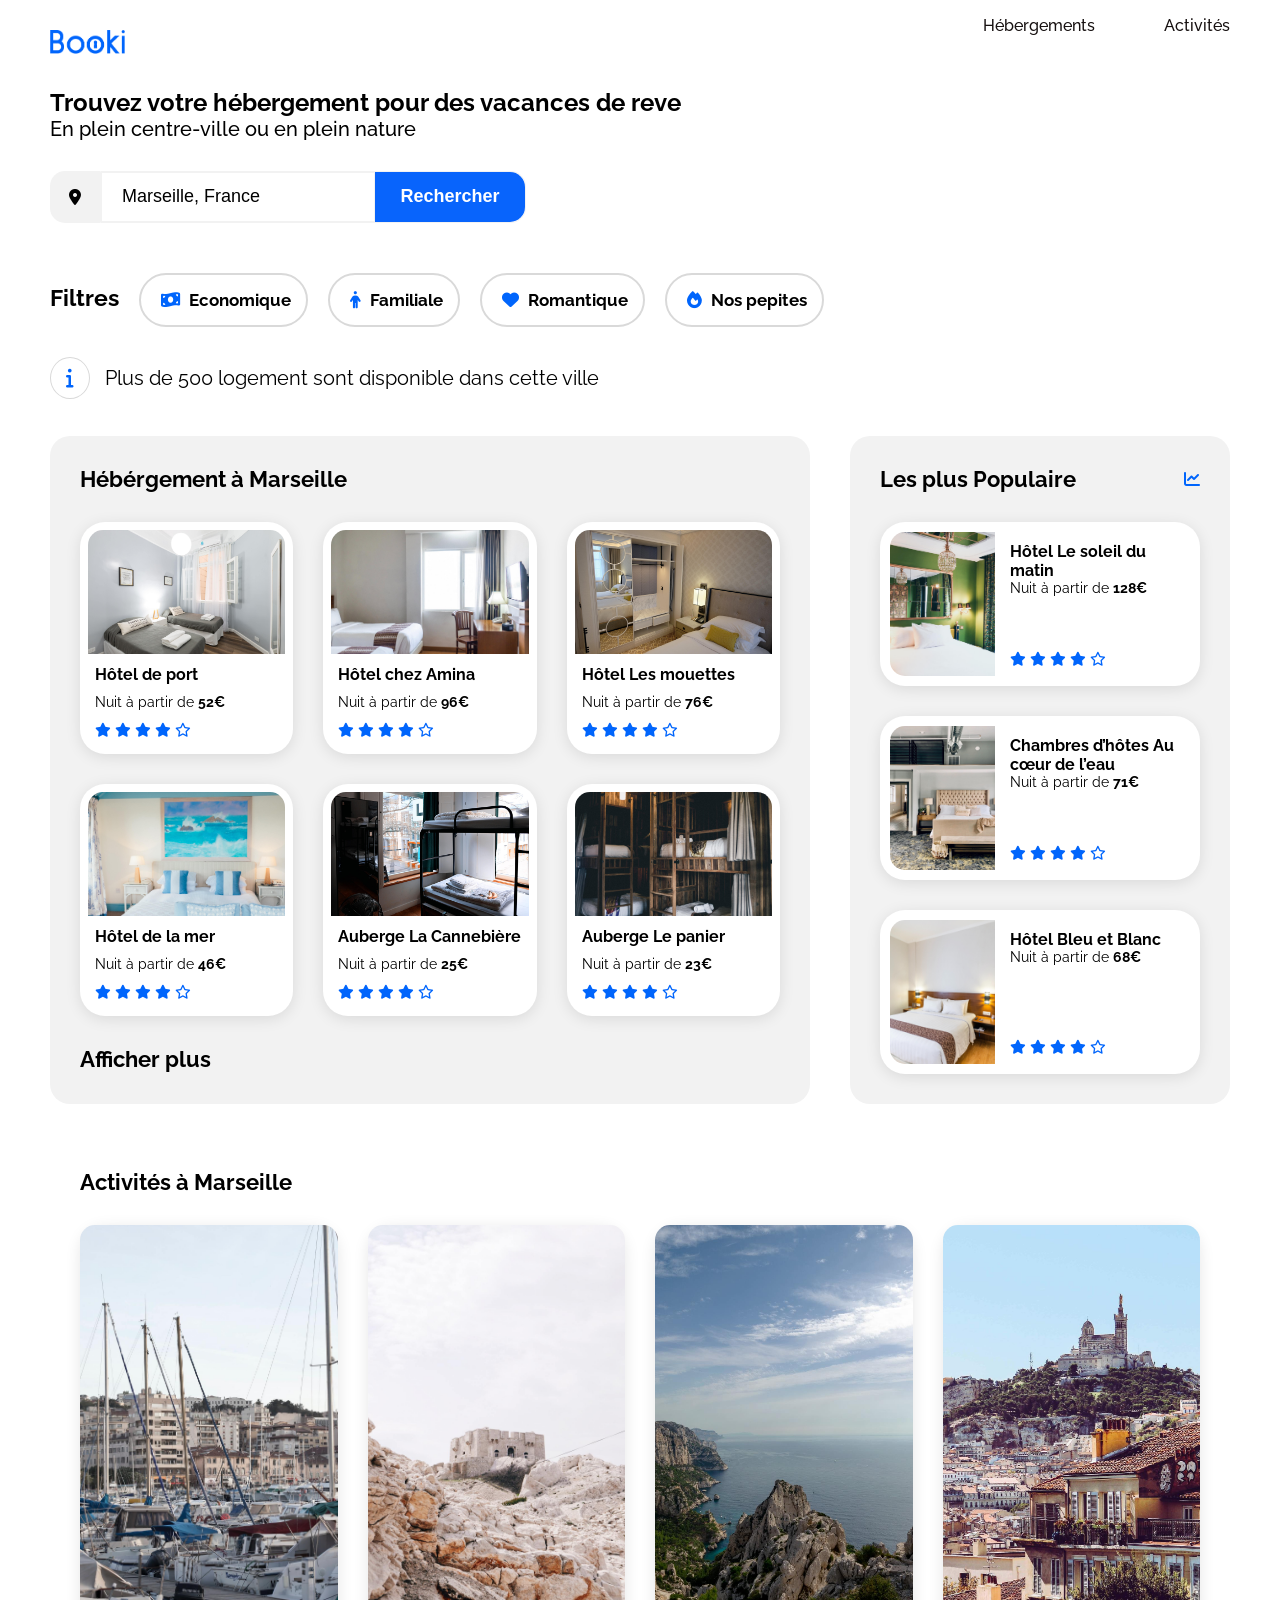
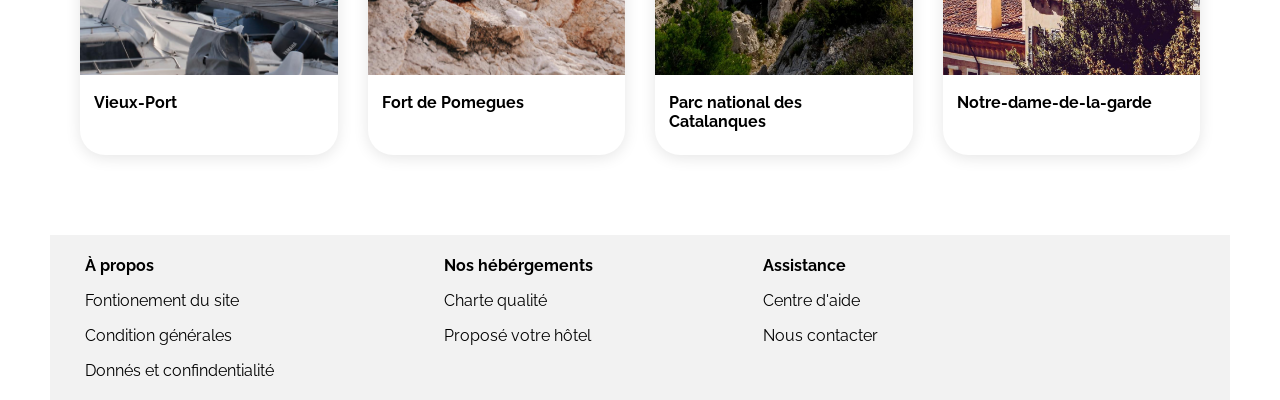
<file: index.html>
<!DOCTYPE html>
<html lang="fr">
  <head>
    <meta charset="UTF-8">
    <meta http-equiv="X-UA-Compatible" content="IE=edge">
    <meta name="viewport" content="width=device-width, initial-scale=1.0">
    <title>Booki</title>

    <link rel="stylesheet" href="./css/desktop.css">
    <link rel="stylesheet" href="./css/mobile.css">
    <link rel="stylesheet" href="./css/tablette.css">
   

    <!-- Google font -->
    <link
      href="https://fonts.googleapis.com/css2?family=Raleway:wght@600&display=swap"
      rel="stylesheet"
    >
    <link
      href="https://fonts.googleapis.com/css2?family=Raleway:wght@100;200&display=swap"
      rel="stylesheet"
    >
    <link
      href="https://fonts.googleapis.com/css2?family=Raleway:wght@600;700;800&display=swap"
      rel="stylesheet"
    >

    <!-- Font Awsome - icons -->
    <link
      rel="stylesheet"
      href="https://cdnjs.cloudflare.com/ajax/libs/font-awesome/6.3.0/css/all.min.css"
      integrity="sha512-SzlrxWUlpfuzQ+pcUCosxcglQRNAq/DZjVsC0lE40xsADsfeQoEypE+enwcOiGjk/bSuGGKHEyjSoQ1zVisanQ=="
      crossorigin="anonymous"
      referrerpolicy="no-referrer"
    >
  </head>

  <!-- Body -->
  <body>
    <header>
      <!-- Nav-bar -->
      <nav>
        <a href="#">
          <img src="images/logo/Booki.png" alt="logo" class="logo">
        </a>
        <ul>
          <li><a href="#"> Hébergements</a></li>
          <li><a href="#"> Activités</a></li>
        </ul>
      </nav>
      <section>
        <div class="bar-recherche">
          <h1>Trouvez votre hébergement pour des vacances de reve</h1>
          <p>En plein centre-ville ou en plein nature</p>
        </div>
        <!-- bar de recherche / formulaire -->
        <form class="map">
          <div class="map-mark">
            <i class="fa-sharp fa-solid fa-location-dot"></i>
          </div>
          <div class="search-section">
            <input type="search" placeholder="Marseille, France">
            <div>
              <input type="submit" value="Rechercher">
              <div class="search-icon">
                <i class="fa-solid fa-magnifying-glass search"></i>
              </div>
            </div>
          </div>
        </form>
      </section>
      <!-- Bar Filters -->
      <section>
        <div class="filter-container">
          <div class="filter-1">
            <h2>Filtres</h2>
          </div>
          <div class="bar-filters">
            <div class="filter">
              <h2><i class="fa-solid fa-money-bill-wave"></i> Economique</h2>
            </div>
            <div class="filter">
              <h2><i class="fa-solid fa-person"></i> Familiale</h2>
            </div>
            <div class="filter">
              <h2><i class="fa-sharp fa-solid fa-heart"></i> Romantique</h2>
            </div>
            <div class="filter">
              <h2><i class="fa-solid fa-fire"></i> Nos pepites</h2>
            </div>
          </div>
        </div>
        <!-- Search result  -->
        <div class="search-result">
          <p class="search-text">
            <i class="fa-solid fa-info"></i>
            Plus de 500 logement sont disponible dans cette ville
          </p>
        </div>
      </section>
    </header>

    <!-- Main / conteneur Hébergement -->
    <main>
      <section class="conteneur-hebergement">
        <!-- conteneur Marseille -->
        <div class="conteneur-title-m">
          <h2>Hébérgement à Marseille</h2>
          <div class="list-articles-hebergements">
            <!--  Marseille card 1 -->

            <article class="card-img">
              <a href="#">
                <img
                  src="images/hebergements/2_large/m-1-hotel-du-port.jpg"
                  alt="hotel du port"
                >
              </a>
              <div class="card_title">
                <h3>Hôtel de port</h3>
                <p>Nuit à partir de <strong>52€</strong></p>
                <div>
                  <i class="fa-solid fa-star"></i>
                  <i class="fa-solid fa-star"></i>
                  <i class="fa-solid fa-star"></i>
                  <i class="fa-solid fa-star"></i>
                  <i class="fa-regular fa-star"></i>
                </div>
              </div>
            </article>
            <!-- Marseille card 2 -->

            <article class="card-img">
              <a href="#">
                <img
                  src="images/hebergements/2_large/m-2-hotel-chez-amina.jpg"
                  alt="Hotel chez Amina"
                >
              </a>
              <div class="card_title">
                <h3>Hôtel chez Amina</h3>
                <p>Nuit à partir de <strong>96€</strong></p>
                <div>
                  <i class="fa-solid fa-star"></i>
                  <i class="fa-solid fa-star"></i>
                  <i class="fa-solid fa-star"></i>
                  <i class="fa-solid fa-star"></i>
                  <i class="fa-regular fa-star"></i>
                </div>
              </div>
            </article>
            <!-- Marseille card 3 -->

            <article class="card-img">
              <a href="#">
                <img
                  src="images/hebergements/2_large/m-3-hotel-les-mouettes.jpg"
                  alt="Hotel les mouettes"
                >
              </a>
              <div class="card_title">
                <h3>Hôtel Les mouettes</h3>
                <p>Nuit à partir de <strong>76€</strong></p>
                <div>
                  <i class="fa-solid fa-star"></i>
                  <i class="fa-solid fa-star"></i>
                  <i class="fa-solid fa-star"></i>
                  <i class="fa-solid fa-star"></i>
                  <i class="fa-regular fa-star"></i>
                </div>
              </div>
            </article>
            <!-- Marseille card 4 -->

            <article class="card-img">
              <a href="#">
                <img
                  src="images/hebergements/2_large/m-4-hotel-de-la-mer.jpg"
                  alt="Hotel de la mer"
                >
              </a>
              <div class="card_title">
                <h3>Hôtel de la mer</h3>
                <p>Nuit à partir de <strong>46€</strong></p>
                <div>
                  <i class="fa-solid fa-star"></i>
                  <i class="fa-solid fa-star"></i>
                  <i class="fa-solid fa-star"></i>
                  <i class="fa-solid fa-star"></i>
                  <i class="fa-regular fa-star"></i>
                </div>
              </div>
            </article>
            <!-- Marseille card 5 -->

            <article class="card-img">
              <a href="#">
                <img
                  src="images/hebergements/2_large/m-auberge-la-canebiere.jpg"
                  alt="Auberge-la-canebiere"
                >
              </a>
              <div class="card_title">
                <h3>Auberge La Cannebière</h3>
                <p>Nuit à partir de <strong>25€</strong></p>
                <div>
                  <i class="fa-solid fa-star"></i>
                  <i class="fa-solid fa-star"></i>
                  <i class="fa-solid fa-star"></i>
                  <i class="fa-solid fa-star"></i>
                  <i class="fa-regular fa-star"></i>
                </div>
              </div>
            </article>
            <!-- Marseille card 6 -->

            <article class="card-img">
              <a href="#">
                <img
                  src="images/hebergements/2_large/m-6-auberge-le-panier.jpg"
                  alt="Auberge-le-panier"
                >
              </a>
              <div class="card_title">
                <h3>Auberge Le panier</h3>
                <p>Nuit à partir de <strong>23€</strong></p>
                <div>
                  <i class="fa-solid fa-star"></i>
                  <i class="fa-solid fa-star"></i>
                  <i class="fa-solid fa-star"></i>
                  <i class="fa-solid fa-star"></i>
                  <i class="fa-regular fa-star"></i>
                </div>
              </div>
            </article>
            <div class="afficher-plus">
              <h2>Afficher plus</h2>
            </div>
          </div>
        </div>
        <!-- conteneur Populaire -->
        <div class="conteneur-populaire">
          <div class="title-populaire">
            <h2>Les plus Populaire</h2>
            <i class="fa-solid fa-chart-line"></i>
          </div>
          <!-- Marseille card 1 -->

          <div class="list-articles-populaires">
            <article class="card-populaire">
              <a href="#">
                <img
                  src="images/hebergements/2_large/pop-1-Auberge.jpg"
                  alt="Auberge la Cannebière"
                >
                <div class="card_title_p">
                  <div>
                    <h3>Hôtel Le soleil du matin</h3>
                    <p>Nuit à partir de <strong>128€</strong></p>
                  </div>
                  <div>
                    <i class="fa-solid fa-star"></i>
                    <i class="fa-solid fa-star"></i>
                    <i class="fa-solid fa-star"></i>
                    <i class="fa-solid fa-star"></i>
                    <i class="fa-regular fa-star"></i>
                  </div>
                </div>
              </a>
            </article>

            <!-- Marseille card 2 -->

            <article class="card-populaire">
              <a href="#">
                <img
                  src="images/hebergements/2_large/pop-2-chambres-d'hotes-au-coeur.jpg"
                  alt="Chambres-d'hotes-au-coeur"
                >
                <div class="card_title_p">
                  <div>
                    <h3>Chambres d’hôtes Au cœur de l’eau</h3>
                    <p>Nuit à partir de <strong>71€</strong></p>
                  </div>
                  <div>
                    <i class="fa-solid fa-star"></i>
                    <i class="fa-solid fa-star"></i>
                    <i class="fa-solid fa-star"></i>
                    <i class="fa-solid fa-star"></i>
                    <i class="fa-regular fa-star"></i>
                  </div>
                </div>
              </a>
            </article>
            <!-- Marseille card 3 -->
            <article class="card-populaire">
              <a href="#">
                <img
                  src="images/hebergements/2_large/pop-3-hotel-bleu-et-blanc.jpg"
                  alt="Hotel bleu et blanc"
                >
                <div class="card_title_p">
                  <div>
                    <h3>Hôtel Bleu et Blanc</h3>
                    <p>Nuit à partir de <strong>68€</strong></p>
                  </div>
                  <div>
                    <i class="fa-solid fa-star"></i>
                    <i class="fa-solid fa-star"></i>
                    <i class="fa-solid fa-star"></i>
                    <i class="fa-solid fa-star"></i>
                    <i class="fa-regular fa-star"></i>
                  </div>
                </div>
              </a>
            </article>
          </div>
        </div>
      </section>

      <!-- conteneur Activites -->
      <section class="conteneur-activites">
        <h2>Activités à Marseille</h2>

        <div class="list-articles-activites">
          <!-- card 1  -->

          <article class="card-activites">
            <a href="#">
              <img
                src="images/activites/2_large/a-1-vieux-port.jpg"
                alt="Vieux port"
              >
            </a>
            <div class="card_title_a">
              <h3>Vieux-Port</h3>
            </div>
          </article>
          <!-- card 2  -->
          <article class="card-activites">
            <a href="#">
              <img
                src="images/activites/2_large/a-2-fort-de-pomegues.jpg"
                alt="Fort de Pomegues"
              >
            </a>
            <div class="card_title_a">
              <h3>Fort de Pomegues</h3>
            </div>
          </article>
          <!-- card 3  -->

          <article class="card-activites">
            <a href="#">
              <img
                src="images/activites/2_large/a-3-parc-national.jpg"
                alt="parc national"
              >
            </a>
            <div class="card_title_a">
              <h3>Parc national des Catalanques</h3>
            </div>
          </article>
          <!-- card 4  -->
          <article class="card-activites">
            <a href="#">
              <img
                src="images/activites/2_large/a-4-notre-dame-garde.jpg"
                alt="Notre dame garde"
              >
            </a>
            <div class="card_title_a">
              <h3>Notre-dame-de-la-garde</h3>
            </div>
          </article>
        </div>
      </section>
      <!-- Footer -->

      <footer class="text">
          
          <ul>
            
            <li> <a href="#"> <strong>À propos</strong> </a></li>
            <li> <a href="#"> Fontionement du site </a></li>
            <li> <a href="#"> Condition générales </a></li>
            <li> <a href="#"> Donnés et confindentialité </a> </li>
            
          </ul>
          <ul>
            <li><a href="#"> <strong>Nos hébérgements</strong> </a></li>
            <li> <a href="#"> Charte qualité </a></li>
            <li> <a href="#"> Proposé votre hôtel </a></li>
          </ul>

          <ul>
            <li> <a href="#"><strong>Assistance</strong></a></li>
            <li> <a href="#">Centre d'aide</a></li>
            <li> <a href="#">Nous contacter </a></li>
            
          </ul>
        
      </footer>
    </main>
  </body>
</html>
</file>
<file: css/desktop.css>
body {
  background-color: #ffffff;
  font-family: "Raleway", sans-serif;
  margin: 0 auto;
  max-width: 1440px;
}

/************** Header/Navbar  **************/
header {
  padding: 0 50px;
}

.logo {
  width: 75px;
  cursor: pointer;
  margin-top: 30px;
}
/* NAV */

nav {
  display: flex;
  align-items: flex-start;
  justify-content: space-between;
}

nav ul li a:hover {
  color: #0864fc;
  border-top: 2px solid #0065fc;
  padding-top: 14px;
}

nav ul {
  display: flex;
}

nav ul li a {
  font-size: 16px;
  color: rgb(22, 16, 16);
  font-weight: 500;
}

nav ul li {
  padding-top: 16px;
}

nav ul li:last-child {
  padding-left: 69px;
}

/************** bar de recherche **************/

.bar-recherche h1 {
  margin-top: 30px;
  font-family: "Raleway", sans-serif;
}

.bar-recherche p {
  font-family: "Raleway", sans-serif;
  font-weight: 500;
  font-size: 20px;
}

.map {
  max-width: 100%;
  display: flex;
  margin-top: 30px;
  font-family: "Raleway", sans-serif;
}

.map button {
  width: 150px;
  height: 50px;
  font-family: "Raleway", sans-serif;
  background-color: #0864fc;
  color: white;
  align-items: center;
  font-weight: 800;
  border-radius: 0px 15px 15px 0px;
  text-align: center;
  font-style: normal;
  border-style: none;
}

.map-mark {
  width: 50px;
  border-radius: 15px 0px 0px 15px;
  background-color: #f2f2f2;
  display: flex;
  align-items: center;
  justify-content: center;
}

.search-section {
  display: flex;
  border: 1px solid #f2f2f2;
  border-radius: 0 15px 15px 0;
}

input::placeholder {
  color: #000000;
}

input[type="search"] {
  border: 1px solid #f2f2f2;
  padding: 0 20px;
  font-size: 18px;
  height: 50px;
  color: #000000;
  background-color: #ffffff;
}

input[type="search"]:focus {
  outline: none;
}

input[type="submit"] {
  border-radius: 0 15px 15px 0;
  background-color: #0864fc;
  color: white;
  width: 150px;
  height: 50px;
  font-weight: 700;
  font-size: 18px;
  border: none;
  cursor: pointer;
}

.search-icon {
  display: none;
}

/************** Bar Filters **************/

.bar-filters {
  display: flex;
  gap: 20px;
  align-items: center;
  box-sizing: border-box;
  margin-top: 50px;
}

.bar-filters i {
  width: 22px;
  height: 22px;
  padding: 5px;
}

.bar-filters .filter {
  display: flex;
  border: 2px solid #d9d9d9;
  border-radius: 50px;
  text-align: center;
  justify-content: center;
  align-items: center;
  padding: 15px;
  cursor: pointer;
}

.bar-filters .filter h2 {
  font-size: 17px;
  font-weight: 700;
}

.filter-1 {
  font-size: 15px;
  font-weight: 700;
  margin-top: 30px;
}

.bar-filters .filter:hover {
  background-color: #deebff;
}

/************** Search result **************/
.bar-filters i {
  color: #0065fc;
  display: inline;
  align-items: center;
  gap: 5px;
}

.search-result {
  margin-top: 30px;
  font-size: 20px;
}

.filter-container {
  display: flex;
  align-items: baseline;
  gap: 20px;
}

.search-result i {
  color: #0065fc;
  border: 1px solid #d9d9d9;
  border-radius: 100%;
  align-items: center;
  justify-content: center;
  padding: 10px 15px 10px 15px;
  margin-right: 10px;
}

/************** Main- Hébergement **************/

main {
  padding: 0 50px;
  margin-top: 37.5px;
}

.conteneur-hebergement {
  display: grid;
  grid-template-columns: 2fr 1fr;
  gap: 40px;
}

/************** Conteneur Marseille **************/

.conteneur-title-m {
  border-radius: 20px;
  background-color: #f2f2f2;
  padding: 30px;
  column-gap: 30px;
}

.list-articles-hebergements {
  display: grid;
  grid-template-columns: repeat(3, 1fr);
  gap: 30px;
  margin-top: 30px;
}

.conteneur-title-m h2 {
  font-size: 22px;
  font-weight: 700;
}

/********** Card 1 ********/
.card-img {
  max-width: 100%;
  width: 100%;
  background-color: #ffffff;
  box-shadow: 0px 3px 15px rgba(0, 0, 0, 0.1);
  border-radius: 25px;
  padding: 8px;
}

.card-img img {
  height: 124px;
  object-fit: cover;
  width: 100%;
  border-radius: 15px 15px 0 0;
}

.card_title {
  padding: 7px;
  display: flex;
  flex-direction: column;
  justify-content: space-between;
  gap: 10px;
}

.card_title h3 {
  font-size: 16px;
  font-weight: 700;
}

.card_title p {
  font-size: 14px;
  font-weight: 400;
}

.card_title i {
  color: #0065fc;
  font-size: 14px;
}

/************** Container les populaires **************/
.conteneur-populaire {
  display: flex;
  flex-direction: column;
  border-radius: 20px;
  background-color: #f2f2f2;
  padding: 30px;
  column-gap: 30px;
}
.title-populaire {
  display: flex;
  justify-content: space-between;
  align-items: center;
}

.title-populaire h2 {
  font-size: 22px;
  font-weight: 700;
}

.title-populaire i {
  color: #0065fc;
}

.list-articles-populaires {
  display: flex;
  flex-direction: column;
  row-gap: 30px;
  margin-top: 30px;
}

.ttitre-populaire {
  grid-column: 1/-1;
}

/********** Card 1 ********/
.card-populaire {
  background-color: #ffffff;
  box-shadow: 0px 3px 15px rgba(0, 0, 0, 0.1);
  border-radius: 25px;
  padding: 10px;
}

.card-populaire a {
  text-decoration: none;
  color: black;
  display: flex;
  flex-direction: row;
}

.card-populaire a img {
  width: 35%;
  height: 144px;
  object-fit: cover;
  border-radius: 15px 0 0 15px;
}

.card_title_p {
  padding-left: 15px;
  display: flex;
  flex-direction: column;
  justify-content: space-between;
}

.card_title_p h3 {
  margin-top: 10px;
  font-size: 16px;
  font-weight: 700;
}

.card_title_p p {
  font-size: 14px;
  font-weight: 400;
}

.card_title_p i {
  color: #0065fc;
  font-size: 14px;
  padding-bottom: 10px;
}

/**************  Activités  **************/
.conteneur-activites {
  margin-top: 35px;
  padding: 30px;
}
.conteneur-activites h2 {
  font-size: 22px;
  font-weight: 700;
}

.list-articles-activites {
  display: flex;
  gap: 30px;
  margin-top: 30px;
}

.card-activites {
  width: 100%;
  background-color: #ffffff;
  box-shadow: 0px 3px 15px rgba(0, 0, 0, 0.1);
  border-radius: 25px;
  padding-bottom: 10px;
}

.card-activites img {
  height: 450px;
  object-fit: cover;
  width: 100%;
  border-radius: 15px 15px 0 0;
}

.card_title_a {
  padding: 14px;
  display: flex;
  flex-direction: column;
  justify-content: space-between;
  gap: 10px;
}

.card_title_a h3 {
  font-size: 16px;
  font-weight: 700;
}

/**************  Footer  **************/

footer {
  display: flex;
  margin-top: 50px;
  background-color: #f2f2f2;
  padding: 12.5px 25px;
  gap: 150px;
}

footer strong a {
  font-size: 18px;
  font-weight: 700;
  padding: 7.5px;
  color: #000000;
  line-height: 35px;
}

footer ul li a {
  color: #000000;
  font-size: 16px;
  font-weight: 400;
  padding: 7.5px 10px;
  line-height: 35px;
}
* {
  margin: 0;
  padding: 0;
  box-sizing: border-box;
  text-decoration: none;
  list-style-type: none;
}
</file>
<file: css/mobile.css>
@media only screen and (max-width: 767px) {
  body {
   
    gap: 30px;
  }

  header {
    padding: 0;
  }

  header section {
    padding: 0 20px;
  }

  main {
    padding: 0;
  }

  /******* Navbar *******/
  .bar-recherche h1 {
    font-size: 22px;
  }

  .bar-recherche p {
    font-size: 16px;
    line-height: 30px;
  }

  nav {
    display: block;
  }
  nav a {
    display: flex;
    justify-content: center;
  }

  nav ul {
    display: flex;
    justify-content: space-evenly;
    padding-top: 30px;
  }

  nav ul li {
    display: inline-block;
    padding-top: 0;
    padding-bottom: 15px;
    width: 50%;
    text-align: center;
    border-bottom: 2px solid #f2f2f2;
  }

  nav ul li:last-child {
    padding-left: 0;
  }

  nav ul li:hover {
    border-bottom: 2px solid #0065fc;
    cursor: pointer;
  }

  nav ul li:hover a {
    border-top: none;
    padding-top: 0;
  }

  /*** Bar-recherche ***/
  .map {
    margin-top: 35px;
  }

  .map-mark {
    width: 50px;
  }

  input[type="search"] {
    border: none;
  }

  input[type="submit"] {
    display: none;
  }

  .search-icon {
    border-radius: 15px;
    background-color: #0864fc;
    color: white;
    width: 50px;
    height: 50px;
    font-weight: 700;
    font-size: 18px;
    border: none;
    cursor: pointer;
    display: flex;
    align-items: center;
    justify-content: center;
  }

  /******* Bar-filtre *******/
  .bar-filters .filter h2 {
    font-size: 14px;
  }

  .bar-filters .filter {
    width: 49%;
  }

  .filter-1 {
    margin-top: 35px;
  }

  .filter-1 h2 {
    font-size: 18px;
  }

  .bar-filters {
    flex-wrap: wrap;
    margin-top: 25px;
    display: flex;
    flex-direction: row;
    justify-content: space-between;
    row-gap: 20px;
    column-gap: initial;
  }

  .search-result p {
    display: flex;
    align-items: center;
    margin-top: 35px;
    font-size: 16px;
  }

  .filter-container {
    display: block;
  }

  /******* Hébérgement Marseille *******/
  .conteneur-hebergement {
    display: flex;
    flex-direction: column-reverse;
  }

  .list-articles-hebergements {
    display: flex;
    flex-direction: column;
  }

  .conteneur-title-m {
    background-color: white;
    padding: 0px 20px;
    border-radius: 0%;
  }

  .afficher-plus h2 {
    font-size: 18px;
  }

  .card-img {
    padding: 6px;
  }

  /******* Hébérgement Populaire *******/
  .conteneur-populaire {
    border-radius: 0;
    background-color: #f2f2f2;
    padding: 30px 20px;
  }

  .card_title_p {
    justify-content: space-around;
  }

  .card_title_p i {
    padding-top: 50px;
    font-size: 12px;
  }

  /******* Activites *******/
  .list-articles-activites {
    flex-direction: column;
  }

  .title-activites {
    padding: 0%;
  }

  .card-activites img {
    height: 141px;
  }

  .card-populaire {
    padding: 6px;
  }

  /******* Footer *******/

  footer {
    flex-direction: column;
    padding: 15px 25px;
    gap: 35px;
    color: #000000;
  }
  footer ul {
    padding-bottom: 50px;
  }
}
</file>
<file: css/tablette.css>
@media only screen and (min-width: 768px) and (max-width: 1024px) {
  body {
    max-width: 1024px;
  }

  /******* Navbar ********/
  .navbar ul li {
    padding: 20px 20px;
    display: flex;
  }

  /***** Bar de recherche *****/
  .search-icon {
    display: none;
  }

  /******* Bar filtre ********/
  .filter-container {
    flex-direction: column;
    align-items: initial;
  }
  .search-result p {
    display: block;
    align-items: center;
  }

  .bar-filters {
    gap: 2%;
    margin-top: 15px;
  }

  .filter-1 {
    margin-top: 35px;
  }

  /* Hebergement/ Marseille */
  .conteneur-hebergement {
    display: flex;
    flex-direction: column;
  }

  /******* Populaire ********/
  .list-articles-populaires {
    display: flex;
    flex-direction: row;
    column-gap: 20px;
    text-align: start;
  }

  .card_title_p {
    display: flex;
    flex-direction: column;
  }

  .card_title_p h4 {
    font-size: 12px;
    font-weight: 400;
    line-height: 20px;
  }

  .card-populaire {
    width: 100%;
    padding: 6px;
  }

  .card-populaire a {
    height: 144px;
  }

  .card-populaire a img {
    height: 100%;
  }

  /******* Activites ********/

  .card-activites a img {
    height: 200px;
  }

  /******* Footer ********/
  footer {
    gap: 0;
    display: flex;
    justify-content: space-between;
  }
}
</file>
